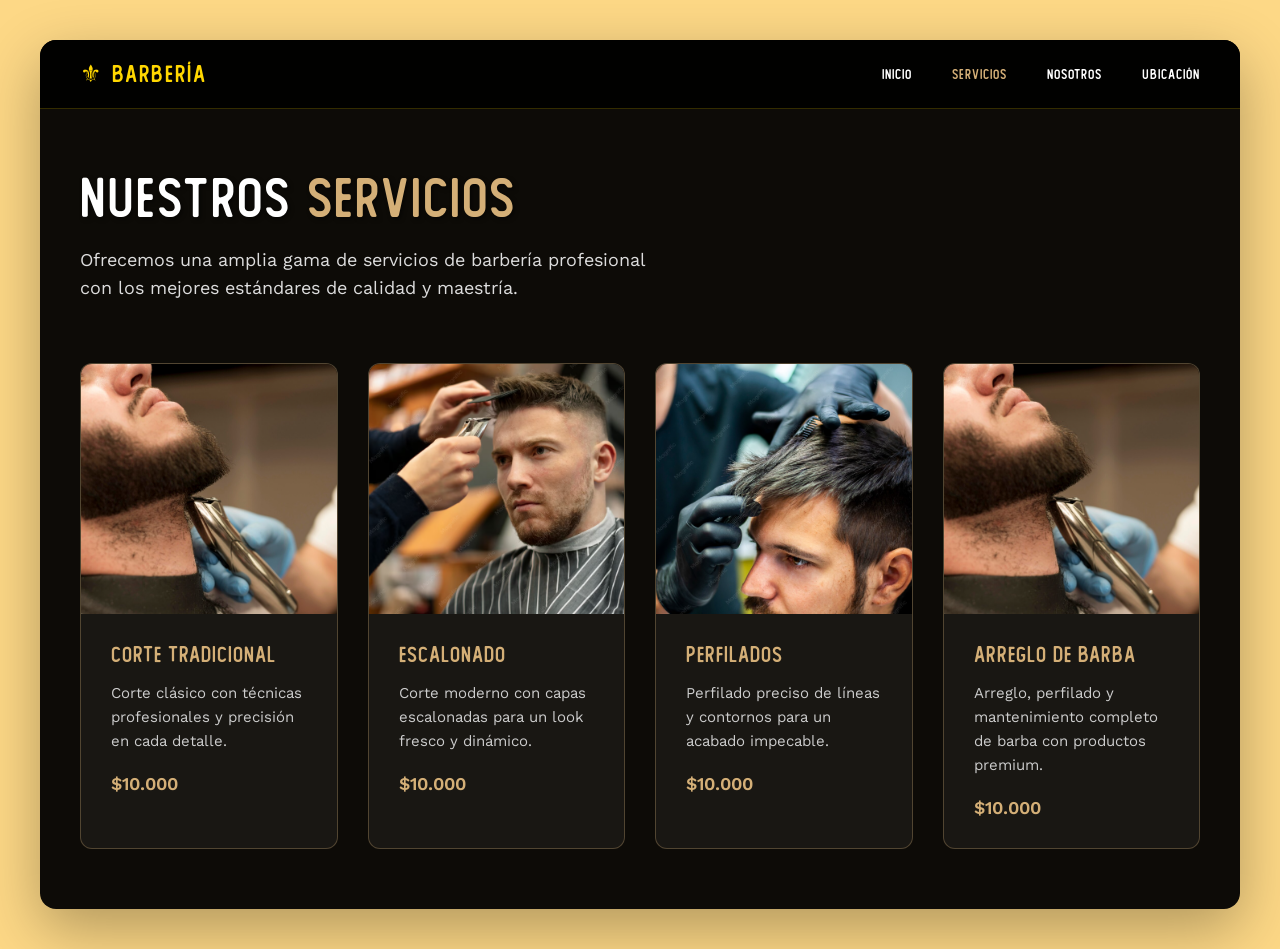
<file: servicios.html>
<!DOCTYPE html>
<html lang="es">
<head>
    <meta charset="UTF-8">
    <meta name="viewport" content="width=device-width, initial-scale=1.0">
    <title>Servicios - Barbería Premium</title>
    <link rel="preconnect" href="https://fonts.googleapis.com">
    <link rel="preconnect" href="https://fonts.gstatic.com" crossorigin>
    <link href="https://fonts.googleapis.com/css2?family=Work+Sans:wght@300;400;500;600;700&display=swap" rel="stylesheet">
    <style>
        @font-face {
            font-family: 'The Foregen';
            src: url('assets/fonts/The_Foregen_Regular.otf') format('opentype');
            font-weight: normal;
            font-style: normal;
        }

        * {
            margin: 0;
            padding: 0;
            box-sizing: border-box;
        }

        body {
            font-family: 'Work Sans', sans-serif;
            background-color: #FDD886;
            color: #fff;
            overflow-x: hidden;
            display: flex;
            align-items: center;
            justify-content: center;
            min-height: 100vh;
            padding: 40px 20px;
        }

        .main-container {
            width: 100%;
            max-width: 1200px;
            background: rgba(0, 0, 0, 0.95);
            border-radius: 16px;
            overflow: hidden;
            box-shadow: 0 20px 60px rgba(0, 0, 0, 0.3);
        }

        header {
            position: relative;
            z-index: 100;
            background: rgba(0, 0, 0, 0.95);
            padding: 20px 40px;
            display: flex;
            justify-content: space-between;
            align-items: center;
            border-bottom: 1px solid rgba(255, 215, 0, 0.2);
        }

        .logo {
            font-size: 24px;
            font-weight: normal;
            color: #FFD700;
            font-family: 'The Foregen', sans-serif;
            letter-spacing: 2px;
        }

        nav {
            display: flex;
            gap: 40px;
            align-items: center;
        }

        nav a {
            color: #fff;
            text-decoration: none;
            font-size: 14px;
            font-weight: 500;
            transition: color 0.3s ease;
            text-transform: uppercase;
            letter-spacing: 1px;
            font-family: 'The Foregen', sans-serif;
        }

        nav a:hover,
        nav a.active {
            color: #D4AF77;
        }

        .content {
            padding: 60px 40px;
        }

        .page-title {
            font-family: 'The Foregen', sans-serif;
            font-size: 56px;
            font-weight: 400;
            line-height: 1.1;
            margin-bottom: 15px;
            letter-spacing: 2px;
            text-transform: uppercase;
            text-shadow: 2px 2px 4px rgba(0, 0, 0, 0.5);
            color: #fff;
        }

        .page-title .highlight {
            color: #D4AF77;
        }

        .page-subtitle {
            font-size: 18px;
            font-weight: 400;
            margin-bottom: 60px;
            color: #ddd;
            line-height: 1.6;
            max-width: 600px;
        }

        .services-grid {
            display: grid;
            grid-template-columns: repeat(auto-fit, minmax(250px, 1fr));
            gap: 30px;
        }

        .service-card {
            background: rgba(255, 255, 255, 0.05);
            border: 1px solid rgba(212, 175, 119, 0.3);
            border-radius: 12px;
            overflow: hidden;
            transition: all 0.3s ease;
            cursor: pointer;
        }

        .service-card:hover {
            background: rgba(255, 255, 255, 0.08);
            border-color: rgba(212, 175, 119, 0.6);
            transform: translateY(-5px);
        }

        .service-image {
            width: 100%;
            height: 250px;
            background: linear-gradient(135deg, rgba(212, 175, 119, 0.2), rgba(0, 0, 0, 0.3));
            display: flex;
            align-items: center;
            justify-content: center;
            overflow: hidden;
        }

        .service-image img {
            width: 100%;
            height: 100%;
            object-fit: cover;
        }

        .service-content {
            padding: 30px;
        }

        .service-name {
            font-family: 'The Foregen', sans-serif;
            font-size: 22px;
            margin-bottom: 15px;
            color: #D4AF77;
            font-weight: 400;
            letter-spacing: 1px;
        }

        .service-description {
            color: #ccc;
            margin-bottom: 20px;
            line-height: 1.6;
            font-size: 15px;
        }

        .service-price {
            font-size: 18px;
            color: #D4AF77;
            font-weight: 600;
        }

        @media (max-width: 768px) {
            body {
                padding: 20px 10px;
            }

            header {
                padding: 15px 20px;
                flex-direction: column;
                gap: 15px;
            }

            nav {
                gap: 15px;
                font-size: 12px;
            }

            nav a {
                font-size: 11px;
            }

            .content {
                padding: 40px 20px;
            }

            .page-title {
                font-size: 36px;
            }

            .services-grid {
                grid-template-columns: 1fr;
            }
        }

        @media (max-width: 480px) {
            body {
                padding: 15px 10px;
            }

            header {
                padding: 12px 15px;
            }

            .content {
                padding: 30px 15px;
            }

            .page-title {
                font-size: 28px;
            }

            .page-subtitle {
                font-size: 14px;
            }

            .service-card {
                border-radius: 8px;
            }
        }
    </style>
</head>
<body>
    <div class="main-container">
        <!-- HEADER -->
        <header>
            <div class="logo">⚜ BARBERÍA</div>
            <nav>
                <a href="index.html">Inicio</a>
                <a href="servicios.html" class="active">Servicios</a>
                <a href="nosotros.html">Nosotros</a>
                <a href="index.html#contacto">Ubicación</a>
            </nav>
        </header>

        <!-- CONTENIDO -->
        <section class="content">
            <h1 class="page-title">Nuestros <span class="highlight">Servicios</span></h1>
            <p class="page-subtitle">Ofrecemos una amplia gama de servicios de barbería profesional con los mejores estándares de calidad y maestría.</p>

            <div class="services-grid">
                <!-- SERVICIO 1: CORTE TRADICIONAL -->
                <div class="service-card">
                    <div class="service-image">
                        <img src="assets/img/servicio1.png" alt="Corte Tradicional">
                    </div>
                    <div class="service-content">
                        <h3 class="service-name">Corte Tradicional</h3>
                        <p class="service-description">Corte clásico con técnicas profesionales y precisión en cada detalle.</p>
                        <p class="service-price">$10.000</p>
                    </div>
                </div>

                <!-- SERVICIO 2: ESCALONADO -->
                <div class="service-card">
                    <div class="service-image">
                        <img src="assets/img/servicio2.png" alt="Corte Escalonado">
                    </div>
                    <div class="service-content">
                        <h3 class="service-name">Escalonado</h3>
                        <p class="service-description">Corte moderno con capas escalonadas para un look fresco y dinámico.</p>
                        <p class="service-price">$10.000</p>
                    </div>
                </div>

                <!-- SERVICIO 3: PERFILADOS -->
                <div class="service-card">
                    <div class="service-image">
                        <img src="assets/img/servicio3.png" alt="Perfilados">
                    </div>
                    <div class="service-content">
                        <h3 class="service-name">Perfilados</h3>
                        <p class="service-description">Perfilado preciso de líneas y contornos para un acabado impecable.</p>
                        <p class="service-price">$10.000</p>
                    </div>
                </div>

                <!-- SERVICIO 4: BARBA -->
                <div class="service-card">
                    <div class="service-image">
                        <img src="assets/img/servicio1.png" alt="Arreglo de Barba">
                    </div>
                    <div class="service-content">
                        <h3 class="service-name">Arreglo de Barba</h3>
                        <p class="service-description">Arreglo, perfilado y mantenimiento completo de barba con productos premium.</p>
                        <p class="service-price">$10.000</p>
                    </div>
                </div>
            </div>
        </section>
    </div>
</body>
</html>
</file>
